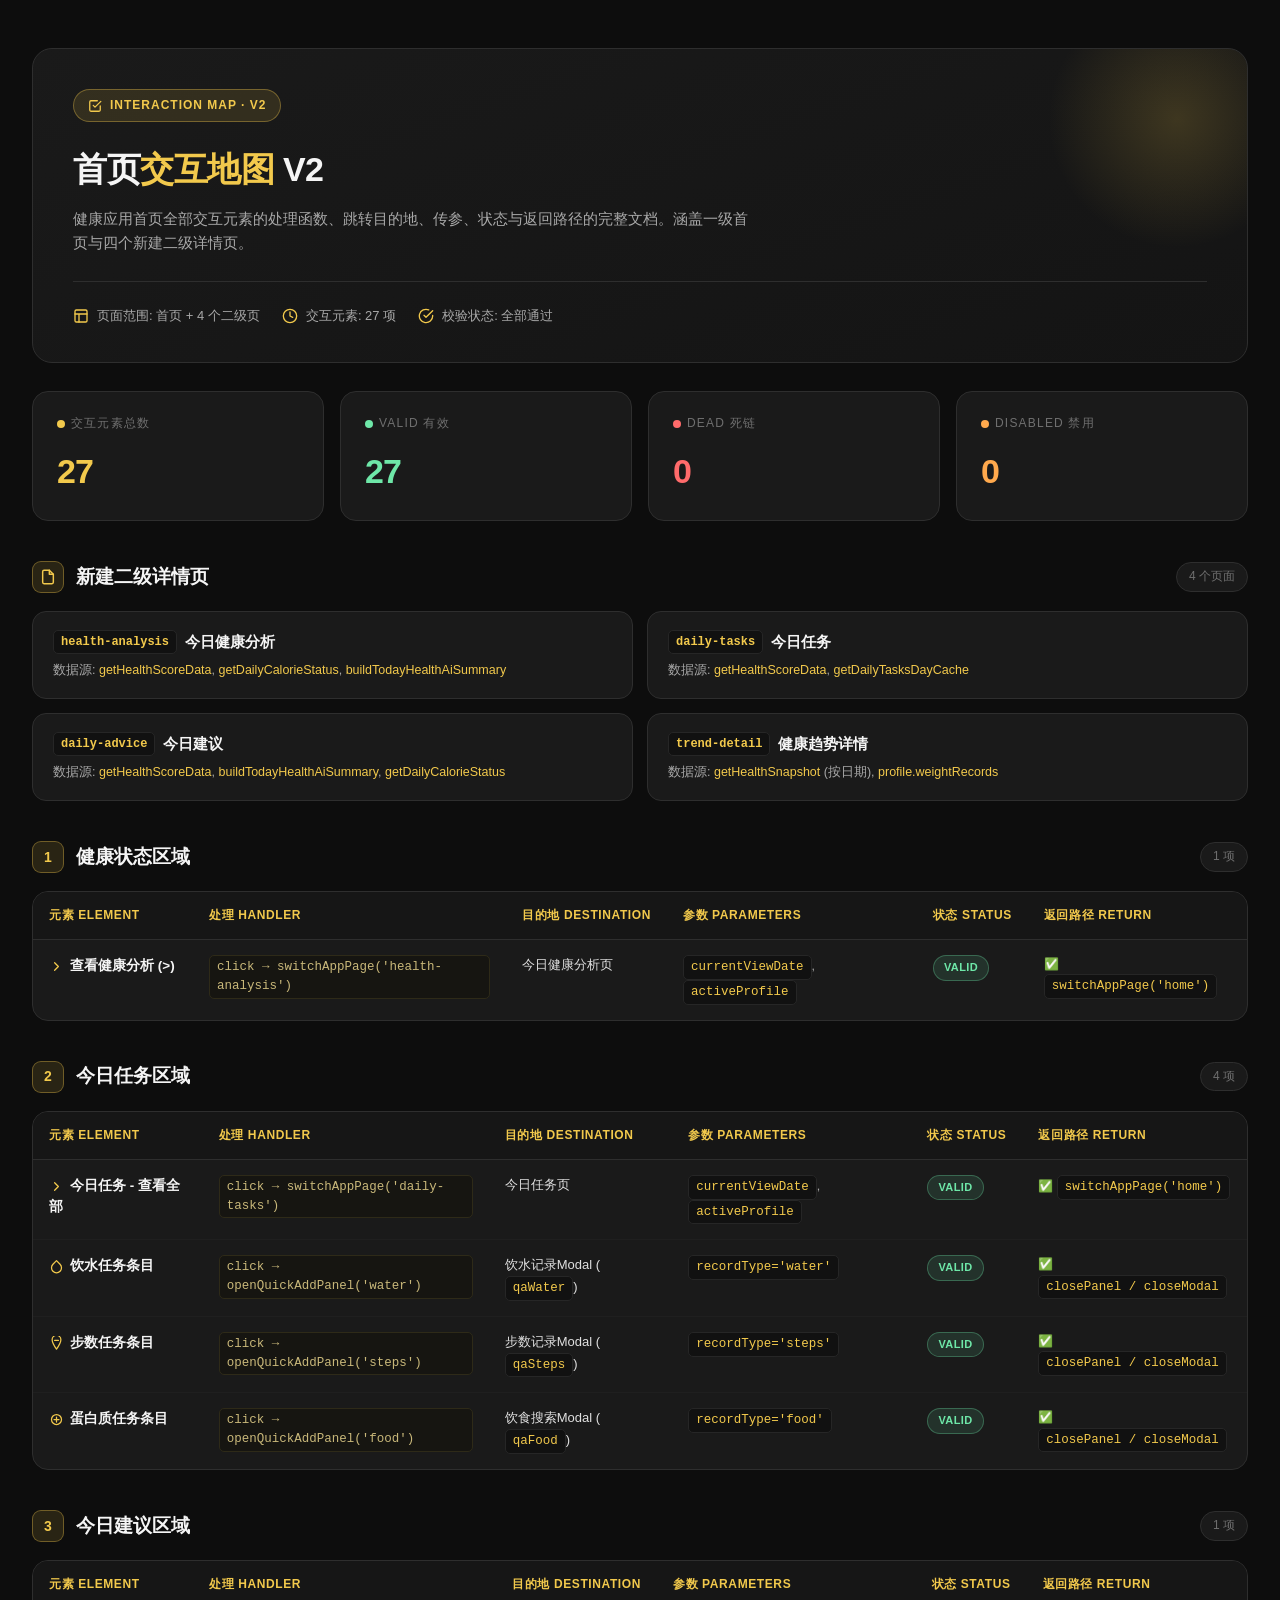
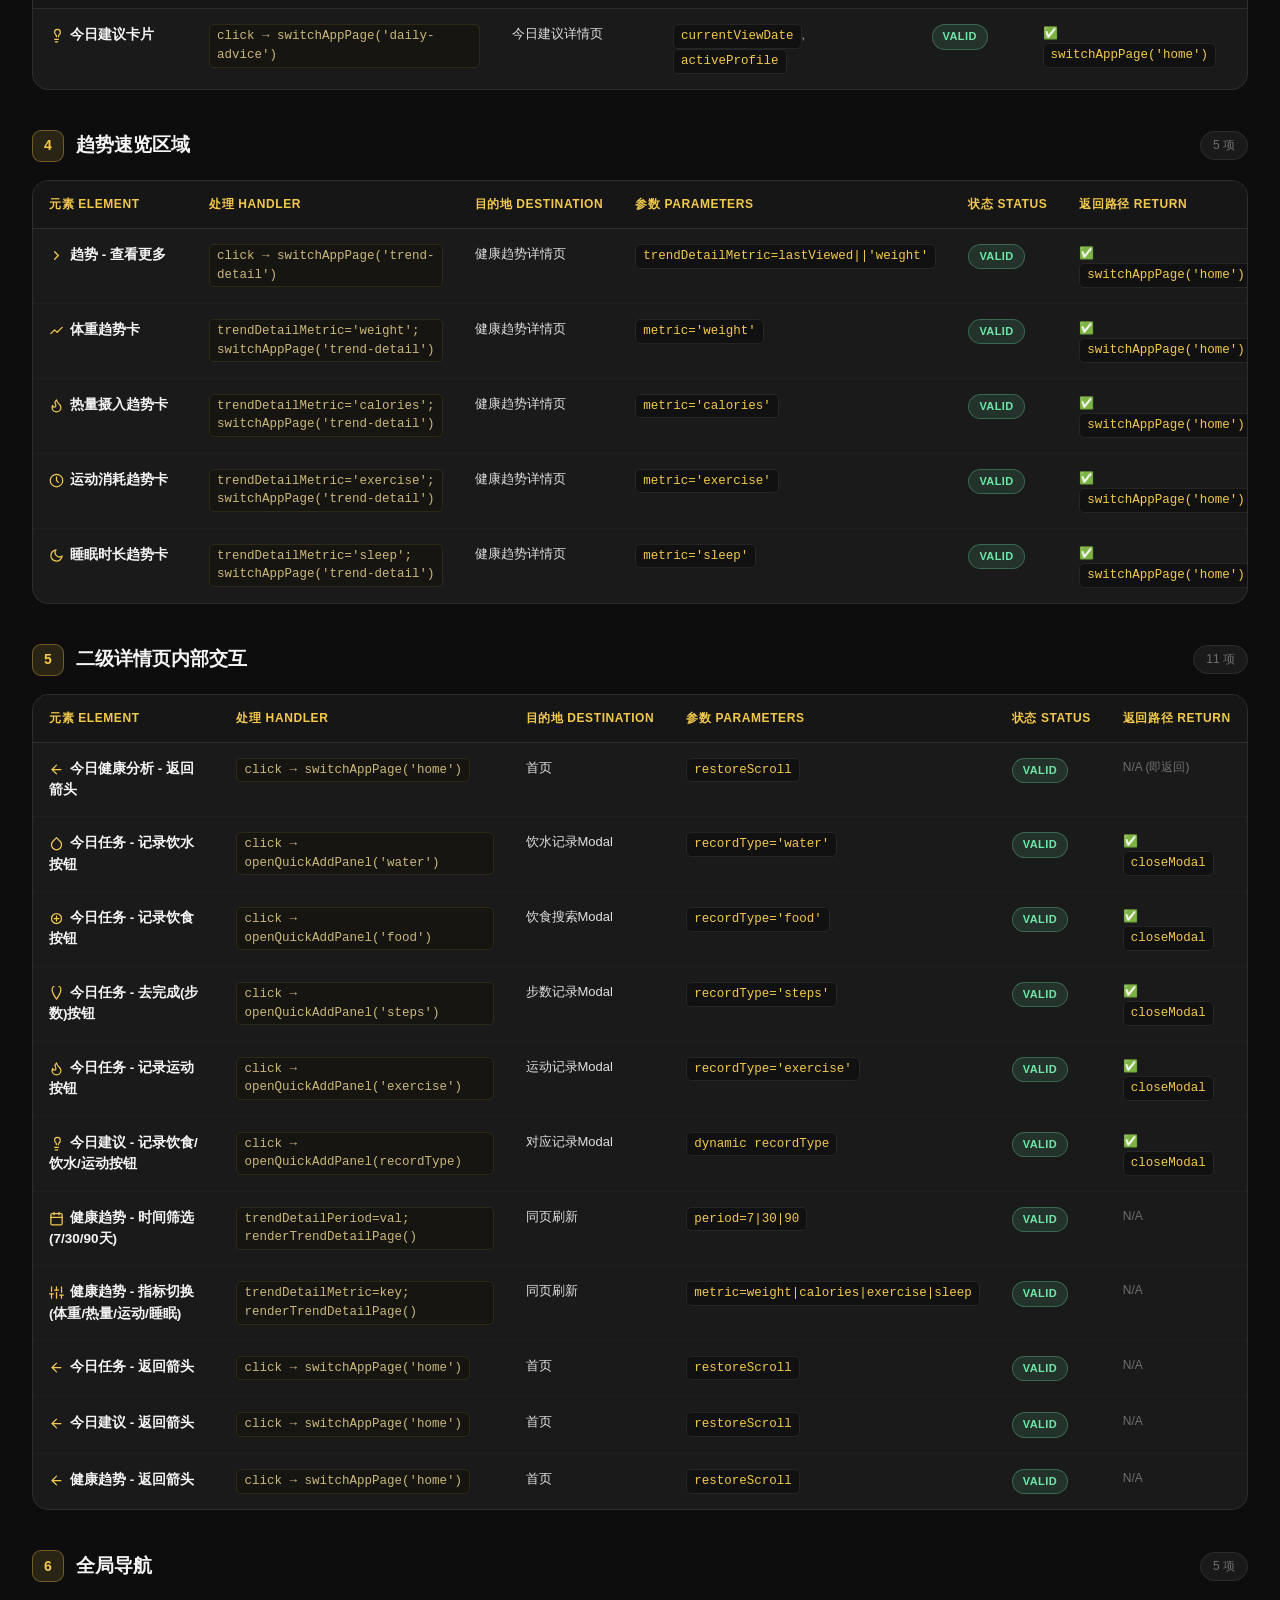
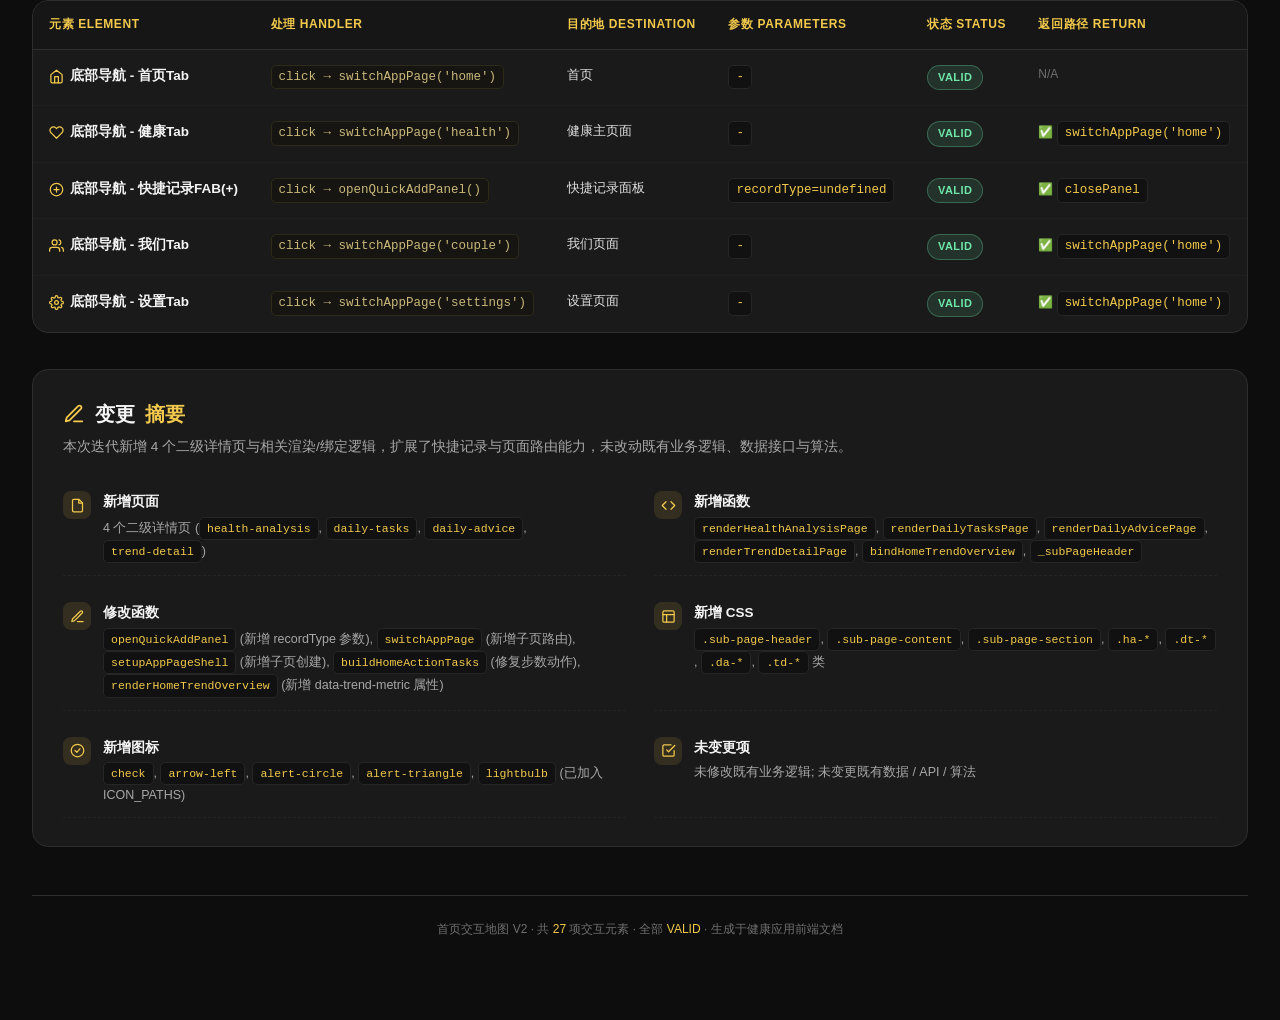
<file: interaction-map-v2.html>
<!DOCTYPE html>
<html lang="zh-CN">
<head>
<meta charset="UTF-8">
<meta name="viewport" content="width=device-width, initial-scale=1.0">
<title>首页交互地图 V2 — Interaction Map</title>
<style>
  :root {
    --bg: #0d0d0d;
    --card: #1a1a1a;
    --card-2: #222222;
    --border: #2e2e2e;
    --gold: #F2C94C;
    --gold-soft: rgba(242, 201, 76, 0.12);
    --gold-line: rgba(242, 201, 76, 0.35);
    --text: #f5f5f5;
    --text-dim: #a8a8a8;
    --text-mute: #6f6f6f;
    --green: #6ee7a8;
    --red: #ff6b6b;
    --orange: #ffa94d;
  }
  * { box-sizing: border-box; margin: 0; padding: 0; }
  html, body {
    background: var(--bg);
    color: var(--text);
    font-family: "HarmonyOS Sans SC", "PingFang SC", "Microsoft YaHei", sans-serif;
    -webkit-font-smoothing: antialiased;
    line-height: 1.6;
  }
  .wrap {
    max-width: 1280px;
    margin: 0 auto;
    padding: 48px 32px 80px;
  }

  /* Header */
  .hero {
    position: relative;
    background: linear-gradient(160deg, #1a1a1a 0%, #141414 100%);
    border: 1px solid var(--border);
    border-radius: 20px;
    padding: 40px 40px 36px;
    overflow: hidden;
    margin-bottom: 28px;
  }
  .hero::before {
    content: "";
    position: absolute;
    top: -60px; right: -60px;
    width: 260px; height: 260px;
    background: radial-gradient(circle, rgba(242,201,76,0.18) 0%, transparent 70%);
    border-radius: 50%;
    pointer-events: none;
  }
  .hero-bar {
    display: inline-flex;
    align-items: center;
    gap: 8px;
    background: var(--gold-soft);
    border: 1px solid var(--gold-line);
    color: var(--gold);
    font-size: 12px;
    font-weight: 600;
    letter-spacing: 1px;
    padding: 6px 14px;
    border-radius: 999px;
    margin-bottom: 20px;
  }
  .hero h1 {
    font-size: 34px;
    font-weight: 800;
    letter-spacing: -0.5px;
    margin-bottom: 10px;
  }
  .hero h1 .accent { color: var(--gold); }
  .hero p.sub {
    color: var(--text-dim);
    font-size: 15px;
    max-width: 680px;
  }
  .hero-meta {
    display: flex;
    flex-wrap: wrap;
    gap: 22px;
    margin-top: 26px;
    padding-top: 24px;
    border-top: 1px solid var(--border);
  }
  .hero-meta .item { display: flex; align-items: center; gap: 8px; font-size: 13px; color: var(--text-dim); }
  .hero-meta .item svg { width: 16px; height: 16px; color: var(--gold); }

  /* Stats */
  .stats {
    display: grid;
    grid-template-columns: repeat(4, 1fr);
    gap: 16px;
    margin-bottom: 36px;
  }
  .stat {
    background: var(--card);
    border: 1px solid var(--border);
    border-radius: 16px;
    padding: 22px 24px;
    position: relative;
    overflow: hidden;
  }
  .stat .label {
    font-size: 12px;
    color: var(--text-mute);
    text-transform: uppercase;
    letter-spacing: 1.2px;
    margin-bottom: 10px;
    display: flex;
    align-items: center;
    gap: 6px;
  }
  .stat .num {
    font-size: 34px;
    font-weight: 800;
    letter-spacing: -1px;
  }
  .stat.gold .num { color: var(--gold); }
  .stat.green .num { color: var(--green); }
  .stat.red .num { color: var(--red); }
  .stat.orange .num { color: var(--orange); }
  .stat .dot {
    width: 8px; height: 8px; border-radius: 50%; display: inline-block;
  }

  /* Section title */
  .sec-head {
    display: flex;
    align-items: center;
    gap: 12px;
    margin: 40px 0 18px;
  }
  .sec-head .idx {
    width: 32px; height: 32px;
    background: var(--gold-soft);
    border: 1px solid var(--gold-line);
    color: var(--gold);
    border-radius: 9px;
    display: flex; align-items: center; justify-content: center;
    font-weight: 700; font-size: 14px;
  }
  .sec-head h2 {
    font-size: 19px;
    font-weight: 700;
  }
  .sec-head .count {
    margin-left: auto;
    font-size: 12px;
    color: var(--text-mute);
    background: var(--card);
    border: 1px solid var(--border);
    padding: 4px 12px;
    border-radius: 999px;
  }

  /* Table */
  .tbl-wrap {
    background: var(--card);
    border: 1px solid var(--border);
    border-radius: 16px;
    overflow: hidden;
  }
  table {
    width: 100%;
    border-collapse: collapse;
    font-size: 13.5px;
  }
  thead th {
    background: #161616;
    color: var(--gold);
    text-align: left;
    font-weight: 600;
    font-size: 12px;
    letter-spacing: 0.6px;
    text-transform: uppercase;
    padding: 14px 16px;
    border-bottom: 1px solid var(--border);
    white-space: nowrap;
  }
  tbody td {
    padding: 15px 16px;
    border-bottom: 1px solid #1f1f1f;
    vertical-align: top;
    color: var(--text);
  }
  tbody tr:last-child td { border-bottom: none; }
  tbody tr:hover { background: #1d1d1d; }
  td.elem { font-weight: 600; min-width: 160px; }
  td.elem .ic { color: var(--gold); margin-right: 6px; vertical-align: middle; }
  code, .mono {
    font-family: "SF Mono", "JetBrains Mono", Consolas, monospace;
    font-size: 12.5px;
    background: #111;
    color: var(--gold);
    padding: 2px 7px;
    border-radius: 5px;
    border: 1px solid #262626;
    display: inline-block;
    line-height: 1.5;
  }
  td.handler code { color: #c9b87a; background: #161511; border-color: #2e2a18; }
  .badge {
    display: inline-flex;
    align-items: center;
    gap: 5px;
    font-size: 11px;
    font-weight: 700;
    padding: 3px 10px;
    border-radius: 999px;
    letter-spacing: 0.4px;
  }
  .badge.valid { background: rgba(110,231,168,0.12); color: var(--green); border: 1px solid rgba(110,231,168,0.3); }
  .badge.dead { background: rgba(255,107,107,0.12); color: var(--red); border: 1px solid rgba(255,107,107,0.3); }
  .badge.disabled { background: rgba(255,169,77,0.12); color: var(--orange); border: 1px solid rgba(255,169,77,0.3); }
  .ret { font-size: 12px; color: var(--text-dim); }
  .ret .ok { color: var(--green); }
  .ret .na { color: var(--text-mute); }
  .dest { color: #e0e0e0; font-size: 13px; }
  .params { color: var(--text-dim); font-size: 12.5px; }

  /* Pages grid */
  .pages {
    display: grid;
    grid-template-columns: repeat(2, 1fr);
    gap: 14px;
    margin-top: 8px;
  }
  .page-card {
    background: var(--card);
    border: 1px solid var(--border);
    border-radius: 14px;
    padding: 18px 20px;
  }
  .page-card .pname {
    display: flex; align-items: center; gap: 8px;
    font-weight: 700; font-size: 15px; margin-bottom: 6px;
  }
  .page-card .pname code { font-size: 12px; }
  .page-card .pdata {
    color: var(--text-dim); font-size: 12.5px;
  }
  .page-card .pdata span { color: var(--gold); }

  /* Changes */
  .changes {
    background: var(--card);
    border: 1px solid var(--border);
    border-radius: 16px;
    padding: 28px 30px;
    margin-top: 36px;
  }
  .changes h2 {
    font-size: 20px; font-weight: 800; margin-bottom: 6px;
    display: flex; align-items: center; gap: 10px;
  }
  .changes h2 .accent { color: var(--gold); }
  .changes .lead { color: var(--text-dim); font-size: 13.5px; margin-bottom: 22px; }
  .chg-grid {
    display: grid;
    grid-template-columns: 1fr 1fr;
    gap: 14px 28px;
  }
  .chg-item {
    display: flex;
    gap: 12px;
    padding: 12px 0;
    border-bottom: 1px dashed #232323;
  }
  .chg-item .ic {
    flex-shrink: 0;
    width: 28px; height: 28px;
    border-radius: 8px;
    background: var(--gold-soft);
    color: var(--gold);
    display: flex; align-items: center; justify-content: center;
  }
  .chg-item .body { flex: 1; }
  .chg-item .ttl { font-weight: 600; font-size: 13.5px; margin-bottom: 4px; }
  .chg-item .desc { font-size: 12.5px; color: var(--text-dim); }
  .chg-item .desc code { font-size: 11.5px; }

  .footer {
    text-align: center;
    margin-top: 48px;
    color: var(--text-mute);
    font-size: 12px;
    padding-top: 24px;
    border-top: 1px solid var(--border);
  }
  .footer .accent { color: var(--gold); }

  @media (max-width: 880px) {
    .stats { grid-template-columns: repeat(2, 1fr); }
    .pages, .chg-grid { grid-template-columns: 1fr; }
    .wrap { padding: 28px 16px 60px; }
    .hero { padding: 28px 24px; }
    .hero h1 { font-size: 26px; }
    table { font-size: 12.5px; }
    thead th, tbody td { padding: 11px 10px; }
  }
</style>
</head>
<body>
<div class="wrap">

  <!-- HERO -->
  <div class="hero">
    <div class="hero-bar">
      <svg xmlns="http://www.w3.org/2000/svg" width="14" height="14" viewBox="0 0 24 24" fill="none" stroke="currentColor" stroke-width="2.2" stroke-linecap="round" stroke-linejoin="round"><path d="M9 11l3 3L22 4"/><path d="M21 12v7a2 2 0 0 1-2 2H5a2 2 0 0 1-2-2V5a2 2 0 0 1 2-2h11"/></svg>
      INTERACTION MAP · V2
    </div>
    <h1>首页<span class="accent">交互地图</span> V2</h1>
    <p class="sub">健康应用首页全部交互元素的处理函数、跳转目的地、传参、状态与返回路径的完整文档。涵盖一级首页与四个新建二级详情页。</p>
    <div class="hero-meta">
      <div class="item">
        <svg xmlns="http://www.w3.org/2000/svg" viewBox="0 0 24 24" fill="none" stroke="currentColor" stroke-width="2" stroke-linecap="round" stroke-linejoin="round"><rect x="3" y="3" width="18" height="18" rx="2"/><path d="M3 9h18M9 21V9"/></svg>
        页面范围: 首页 + 4 个二级页
      </div>
      <div class="item">
        <svg xmlns="http://www.w3.org/2000/svg" viewBox="0 0 24 24" fill="none" stroke="currentColor" stroke-width="2" stroke-linecap="round" stroke-linejoin="round"><circle cx="12" cy="12" r="10"/><path d="M12 6v6l4 2"/></svg>
        交互元素: 27 项
      </div>
      <div class="item">
        <svg xmlns="http://www.w3.org/2000/svg" viewBox="0 0 24 24" fill="none" stroke="currentColor" stroke-width="2" stroke-linecap="round" stroke-linejoin="round"><path d="M22 11.08V12a10 10 0 1 1-5.93-9.14"/><path d="M22 4L12 14.01l-3-3"/></svg>
        校验状态: 全部通过
      </div>
    </div>
  </div>

  <!-- SUMMARY STATS -->
  <div class="stats">
    <div class="stat gold">
      <div class="label"><span class="dot" style="background:var(--gold)"></span>交互元素总数</div>
      <div class="num">27</div>
    </div>
    <div class="stat green">
      <div class="label"><span class="dot" style="background:var(--green)"></span>VALID 有效</div>
      <div class="num">27</div>
    </div>
    <div class="stat red">
      <div class="label"><span class="dot" style="background:var(--red)"></span>DEAD 死链</div>
      <div class="num">0</div>
    </div>
    <div class="stat orange">
      <div class="label"><span class="dot" style="background:var(--orange)"></span>DISABLED 禁用</div>
      <div class="num">0</div>
    </div>
  </div>

  <!-- NEW PAGES -->
  <div class="sec-head">
    <div class="idx"><svg xmlns="http://www.w3.org/2000/svg" width="16" height="16" viewBox="0 0 24 24" fill="none" stroke="currentColor" stroke-width="2.2" stroke-linecap="round" stroke-linejoin="round"><path d="M14 2H6a2 2 0 0 0-2 2v16a2 2 0 0 0 2 2h12a2 2 0 0 0 2-2V8z"/><path d="M14 2v6h6"/></svg></div>
    <h2>新建二级详情页</h2>
    <div class="count">4 个页面</div>
  </div>
  <div class="pages">
    <div class="page-card">
      <div class="pname"><code>health-analysis</code> 今日健康分析</div>
      <div class="pdata">数据源: <span>getHealthScoreData</span>, <span>getDailyCalorieStatus</span>, <span>buildTodayHealthAiSummary</span></div>
    </div>
    <div class="page-card">
      <div class="pname"><code>daily-tasks</code> 今日任务</div>
      <div class="pdata">数据源: <span>getHealthScoreData</span>, <span>getDailyTasksDayCache</span></div>
    </div>
    <div class="page-card">
      <div class="pname"><code>daily-advice</code> 今日建议</div>
      <div class="pdata">数据源: <span>getHealthScoreData</span>, <span>buildTodayHealthAiSummary</span>, <span>getDailyCalorieStatus</span></div>
    </div>
    <div class="page-card">
      <div class="pname"><code>trend-detail</code> 健康趋势详情</div>
      <div class="pdata">数据源: <span>getHealthSnapshot</span> (按日期), <span>profile.weightRecords</span></div>
    </div>
  </div>

  <!-- SECTION 1 -->
  <div class="sec-head">
    <div class="idx">1</div>
    <h2>健康状态区域</h2>
    <div class="count">1 项</div>
  </div>
  <div class="tbl-wrap">
    <table>
      <thead>
        <tr>
          <th>元素 Element</th>
          <th>处理 Handler</th>
          <th>目的地 Destination</th>
          <th>参数 Parameters</th>
          <th>状态 Status</th>
          <th>返回路径 Return</th>
        </tr>
      </thead>
      <tbody>
        <tr>
          <td class="elem"><svg class="ic" xmlns="http://www.w3.org/2000/svg" width="15" height="15" viewBox="0 0 24 24" fill="none" stroke="currentColor" stroke-width="2" stroke-linecap="round" stroke-linejoin="round"><polyline points="9 18 15 12 9 6"/></svg>查看健康分析 (>)</td>
          <td class="handler"><code>click → switchAppPage('health-analysis')</code></td>
          <td class="dest">今日健康分析页</td>
          <td class="params"><code>currentViewDate</code>, <code>activeProfile</code></td>
          <td><span class="badge valid">VALID</span></td>
          <td class="ret"><span class="ok">✅</span> <code>switchAppPage('home')</code></td>
        </tr>
      </tbody>
    </table>
  </div>

  <!-- SECTION 2 -->
  <div class="sec-head">
    <div class="idx">2</div>
    <h2>今日任务区域</h2>
    <div class="count">4 项</div>
  </div>
  <div class="tbl-wrap">
    <table>
      <thead>
        <tr>
          <th>元素 Element</th>
          <th>处理 Handler</th>
          <th>目的地 Destination</th>
          <th>参数 Parameters</th>
          <th>状态 Status</th>
          <th>返回路径 Return</th>
        </tr>
      </thead>
      <tbody>
        <tr>
          <td class="elem"><svg class="ic" xmlns="http://www.w3.org/2000/svg" width="15" height="15" viewBox="0 0 24 24" fill="none" stroke="currentColor" stroke-width="2" stroke-linecap="round" stroke-linejoin="round"><polyline points="9 18 15 12 9 6"/></svg>今日任务 - 查看全部</td>
          <td class="handler"><code>click → switchAppPage('daily-tasks')</code></td>
          <td class="dest">今日任务页</td>
          <td class="params"><code>currentViewDate</code>, <code>activeProfile</code></td>
          <td><span class="badge valid">VALID</span></td>
          <td class="ret"><span class="ok">✅</span> <code>switchAppPage('home')</code></td>
        </tr>
        <tr>
          <td class="elem"><svg class="ic" xmlns="http://www.w3.org/2000/svg" width="15" height="15" viewBox="0 0 24 24" fill="none" stroke="currentColor" stroke-width="2" stroke-linecap="round" stroke-linejoin="round"><path d="M12 2.69l5.66 5.66a8 8 0 1 1-11.31 0z"/></svg>饮水任务条目</td>
          <td class="handler"><code>click → openQuickAddPanel('water')</code></td>
          <td class="dest">饮水记录Modal (<code>qaWater</code>)</td>
          <td class="params"><code>recordType='water'</code></td>
          <td><span class="badge valid">VALID</span></td>
          <td class="ret"><span class="ok">✅</span> <code>closePanel / closeModal</code></td>
        </tr>
        <tr>
          <td class="elem"><svg class="ic" xmlns="http://www.w3.org/2000/svg" width="15" height="15" viewBox="0 0 24 24" fill="none" stroke="currentColor" stroke-width="2" stroke-linecap="round" stroke-linejoin="round"><path d="M19 5.9C19 10.9 12 21 12 21S5 10.9 5 5.9A7 7 0 0 1 19 5.9z"/><path d="M9 7h6"/></svg>步数任务条目</td>
          <td class="handler"><code>click → openQuickAddPanel('steps')</code></td>
          <td class="dest">步数记录Modal (<code>qaSteps</code>)</td>
          <td class="params"><code>recordType='steps'</code></td>
          <td><span class="badge valid">VALID</span></td>
          <td class="ret"><span class="ok">✅</span> <code>closePanel / closeModal</code></td>
        </tr>
        <tr>
          <td class="elem"><svg class="ic" xmlns="http://www.w3.org/2000/svg" width="15" height="15" viewBox="0 0 24 24" fill="none" stroke="currentColor" stroke-width="2" stroke-linecap="round" stroke-linejoin="round"><circle cx="12" cy="12" r="8"/><path d="M12 8v8M8 12h8"/></svg>蛋白质任务条目</td>
          <td class="handler"><code>click → openQuickAddPanel('food')</code></td>
          <td class="dest">饮食搜索Modal (<code>qaFood</code>)</td>
          <td class="params"><code>recordType='food'</code></td>
          <td><span class="badge valid">VALID</span></td>
          <td class="ret"><span class="ok">✅</span> <code>closePanel / closeModal</code></td>
        </tr>
      </tbody>
    </table>
  </div>

  <!-- SECTION 3 -->
  <div class="sec-head">
    <div class="idx">3</div>
    <h2>今日建议区域</h2>
    <div class="count">1 项</div>
  </div>
  <div class="tbl-wrap">
    <table>
      <thead>
        <tr>
          <th>元素 Element</th>
          <th>处理 Handler</th>
          <th>目的地 Destination</th>
          <th>参数 Parameters</th>
          <th>状态 Status</th>
          <th>返回路径 Return</th>
        </tr>
      </thead>
      <tbody>
        <tr>
          <td class="elem"><svg class="ic" xmlns="http://www.w3.org/2000/svg" width="15" height="15" viewBox="0 0 24 24" fill="none" stroke="currentColor" stroke-width="2" stroke-linecap="round" stroke-linejoin="round"><path d="M9 18h6"/><path d="M10 22h4"/><path d="M15.09 14c.18-.96.31-1.74.64-2.31.36-.62.84-1.14 1.34-1.69A4.5 4.5 0 0 0 18 6.5a4.5 4.5 0 0 0-9 0c0 1.5.5 2.5 1.06 3.31.5.55.98 1.07 1.34 1.69.33.57.46 1.35.64 2.31"/></svg>今日建议卡片</td>
          <td class="handler"><code>click → switchAppPage('daily-advice')</code></td>
          <td class="dest">今日建议详情页</td>
          <td class="params"><code>currentViewDate</code>, <code>activeProfile</code></td>
          <td><span class="badge valid">VALID</span></td>
          <td class="ret"><span class="ok">✅</span> <code>switchAppPage('home')</code></td>
        </tr>
      </tbody>
    </table>
  </div>

  <!-- SECTION 4 -->
  <div class="sec-head">
    <div class="idx">4</div>
    <h2>趋势速览区域</h2>
    <div class="count">5 项</div>
  </div>
  <div class="tbl-wrap">
    <table>
      <thead>
        <tr>
          <th>元素 Element</th>
          <th>处理 Handler</th>
          <th>目的地 Destination</th>
          <th>参数 Parameters</th>
          <th>状态 Status</th>
          <th>返回路径 Return</th>
        </tr>
      </thead>
      <tbody>
        <tr>
          <td class="elem"><svg class="ic" xmlns="http://www.w3.org/2000/svg" width="15" height="15" viewBox="0 0 24 24" fill="none" stroke="currentColor" stroke-width="2" stroke-linecap="round" stroke-linejoin="round"><polyline points="9 18 15 12 9 6"/></svg>趋势 - 查看更多</td>
          <td class="handler"><code>click → switchAppPage('trend-detail')</code></td>
          <td class="dest">健康趋势详情页</td>
          <td class="params"><code>trendDetailMetric=lastViewed||'weight'</code></td>
          <td><span class="badge valid">VALID</span></td>
          <td class="ret"><span class="ok">✅</span> <code>switchAppPage('home')</code></td>
        </tr>
        <tr>
          <td class="elem"><svg class="ic" xmlns="http://www.w3.org/2000/svg" width="15" height="15" viewBox="0 0 24 24" fill="none" stroke="currentColor" stroke-width="2" stroke-linecap="round" stroke-linejoin="round"><path d="M3 17l6-6 4 4 8-8"/></svg>体重趋势卡</td>
          <td class="handler"><code>trendDetailMetric='weight'; switchAppPage('trend-detail')</code></td>
          <td class="dest">健康趋势详情页</td>
          <td class="params"><code>metric='weight'</code></td>
          <td><span class="badge valid">VALID</span></td>
          <td class="ret"><span class="ok">✅</span> <code>switchAppPage('home')</code></td>
        </tr>
        <tr>
          <td class="elem"><svg class="ic" xmlns="http://www.w3.org/2000/svg" width="15" height="15" viewBox="0 0 24 24" fill="none" stroke="currentColor" stroke-width="2" stroke-linecap="round" stroke-linejoin="round"><path d="M8.5 14.5A2.5 2.5 0 0 0 11 12c0-1.38-.5-2-1-3-1.072-2.143-.224-4.054 2-6 .5 2.5 2 4.9 4 6.5 2 1.6 3 3.5 3 5.5a7 7 0 1 1-14 0c0-1.153.433-2.294 1-3a2.5 2.5 0 0 0 2.5 2.5z"/></svg>热量摄入趋势卡</td>
          <td class="handler"><code>trendDetailMetric='calories'; switchAppPage('trend-detail')</code></td>
          <td class="dest">健康趋势详情页</td>
          <td class="params"><code>metric='calories'</code></td>
          <td><span class="badge valid">VALID</span></td>
          <td class="ret"><span class="ok">✅</span> <code>switchAppPage('home')</code></td>
        </tr>
        <tr>
          <td class="elem"><svg class="ic" xmlns="http://www.w3.org/2000/svg" width="15" height="15" viewBox="0 0 24 24" fill="none" stroke="currentColor" stroke-width="2" stroke-linecap="round" stroke-linejoin="round"><circle cx="12" cy="12" r="10"/><path d="M12 6v6l3 3"/></svg>运动消耗趋势卡</td>
          <td class="handler"><code>trendDetailMetric='exercise'; switchAppPage('trend-detail')</code></td>
          <td class="dest">健康趋势详情页</td>
          <td class="params"><code>metric='exercise'</code></td>
          <td><span class="badge valid">VALID</span></td>
          <td class="ret"><span class="ok">✅</span> <code>switchAppPage('home')</code></td>
        </tr>
        <tr>
          <td class="elem"><svg class="ic" xmlns="http://www.w3.org/2000/svg" width="15" height="15" viewBox="0 0 24 24" fill="none" stroke="currentColor" stroke-width="2" stroke-linecap="round" stroke-linejoin="round"><path d="M21 12.79A9 9 0 1 1 11.21 3 7 7 0 0 0 21 12.79z"/></svg>睡眠时长趋势卡</td>
          <td class="handler"><code>trendDetailMetric='sleep'; switchAppPage('trend-detail')</code></td>
          <td class="dest">健康趋势详情页</td>
          <td class="params"><code>metric='sleep'</code></td>
          <td><span class="badge valid">VALID</span></td>
          <td class="ret"><span class="ok">✅</span> <code>switchAppPage('home')</code></td>
        </tr>
      </tbody>
    </table>
  </div>

  <!-- SECTION 5 -->
  <div class="sec-head">
    <div class="idx">5</div>
    <h2>二级详情页内部交互</h2>
    <div class="count">11 项</div>
  </div>
  <div class="tbl-wrap">
    <table>
      <thead>
        <tr>
          <th>元素 Element</th>
          <th>处理 Handler</th>
          <th>目的地 Destination</th>
          <th>参数 Parameters</th>
          <th>状态 Status</th>
          <th>返回路径 Return</th>
        </tr>
      </thead>
      <tbody>
        <tr>
          <td class="elem"><svg class="ic" xmlns="http://www.w3.org/2000/svg" width="15" height="15" viewBox="0 0 24 24" fill="none" stroke="currentColor" stroke-width="2" stroke-linecap="round" stroke-linejoin="round"><line x1="19" y1="12" x2="5" y2="12"/><polyline points="12 19 5 12 12 5"/></svg>今日健康分析 - 返回箭头</td>
          <td class="handler"><code>click → switchAppPage('home')</code></td>
          <td class="dest">首页</td>
          <td class="params"><code>restoreScroll</code></td>
          <td><span class="badge valid">VALID</span></td>
          <td class="ret"><span class="na">N/A (即返回)</span></td>
        </tr>
        <tr>
          <td class="elem"><svg class="ic" xmlns="http://www.w3.org/2000/svg" width="15" height="15" viewBox="0 0 24 24" fill="none" stroke="currentColor" stroke-width="2" stroke-linecap="round" stroke-linejoin="round"><path d="M12 2.69l5.66 5.66a8 8 0 1 1-11.31 0z"/></svg>今日任务 - 记录饮水按钮</td>
          <td class="handler"><code>click → openQuickAddPanel('water')</code></td>
          <td class="dest">饮水记录Modal</td>
          <td class="params"><code>recordType='water'</code></td>
          <td><span class="badge valid">VALID</span></td>
          <td class="ret"><span class="ok">✅</span> <code>closeModal</code></td>
        </tr>
        <tr>
          <td class="elem"><svg class="ic" xmlns="http://www.w3.org/2000/svg" width="15" height="15" viewBox="0 0 24 24" fill="none" stroke="currentColor" stroke-width="2" stroke-linecap="round" stroke-linejoin="round"><circle cx="12" cy="12" r="8"/><path d="M12 8v8M8 12h8"/></svg>今日任务 - 记录饮食按钮</td>
          <td class="handler"><code>click → openQuickAddPanel('food')</code></td>
          <td class="dest">饮食搜索Modal</td>
          <td class="params"><code>recordType='food'</code></td>
          <td><span class="badge valid">VALID</span></td>
          <td class="ret"><span class="ok">✅</span> <code>closeModal</code></td>
        </tr>
        <tr>
          <td class="elem"><svg class="ic" xmlns="http://www.w3.org/2000/svg" width="15" height="15" viewBox="0 0 24 24" fill="none" stroke="currentColor" stroke-width="2" stroke-linecap="round" stroke-linejoin="round"><path d="M19 5.9C19 10.9 12 21 12 21S5 10.9 5 5.9A7 7 0 0 1 19 5.9z"/></svg>今日任务 - 去完成(步数)按钮</td>
          <td class="handler"><code>click → openQuickAddPanel('steps')</code></td>
          <td class="dest">步数记录Modal</td>
          <td class="params"><code>recordType='steps'</code></td>
          <td><span class="badge valid">VALID</span></td>
          <td class="ret"><span class="ok">✅</span> <code>closeModal</code></td>
        </tr>
        <tr>
          <td class="elem"><svg class="ic" xmlns="http://www.w3.org/2000/svg" width="15" height="15" viewBox="0 0 24 24" fill="none" stroke="currentColor" stroke-width="2" stroke-linecap="round" stroke-linejoin="round"><path d="M8.5 14.5A2.5 2.5 0 0 0 11 12c0-1.38-.5-2-1-3-1.072-2.143-.224-4.054 2-6 .5 2.5 2 4.9 4 6.5 2 1.6 3 3.5 3 5.5a7 7 0 1 1-14 0c0-1.153.433-2.294 1-3a2.5 2.5 0 0 0 2.5 2.5z"/></svg>今日任务 - 记录运动按钮</td>
          <td class="handler"><code>click → openQuickAddPanel('exercise')</code></td>
          <td class="dest">运动记录Modal</td>
          <td class="params"><code>recordType='exercise'</code></td>
          <td><span class="badge valid">VALID</span></td>
          <td class="ret"><span class="ok">✅</span> <code>closeModal</code></td>
        </tr>
        <tr>
          <td class="elem"><svg class="ic" xmlns="http://www.w3.org/2000/svg" width="15" height="15" viewBox="0 0 24 24" fill="none" stroke="currentColor" stroke-width="2" stroke-linecap="round" stroke-linejoin="round"><path d="M9 18h6M10 22h4M15.09 14c.18-.96.31-1.74.64-2.31.36-.62.84-1.14 1.34-1.69A4.5 4.5 0 0 0 18 6.5a4.5 4.5 0 0 0-9 0c0 1.5.5 2.5 1.06 3.31.5.55.98 1.07 1.34 1.69.33.57.46 1.35.64 2.31"/></svg>今日建议 - 记录饮食/饮水/运动按钮</td>
          <td class="handler"><code>click → openQuickAddPanel(recordType)</code></td>
          <td class="dest">对应记录Modal</td>
          <td class="params"><code>dynamic recordType</code></td>
          <td><span class="badge valid">VALID</span></td>
          <td class="ret"><span class="ok">✅</span> <code>closeModal</code></td>
        </tr>
        <tr>
          <td class="elem"><svg class="ic" xmlns="http://www.w3.org/2000/svg" width="15" height="15" viewBox="0 0 24 24" fill="none" stroke="currentColor" stroke-width="2" stroke-linecap="round" stroke-linejoin="round"><rect x="3" y="4" width="18" height="18" rx="2"/><path d="M16 2v4M8 2v4M3 10h18"/></svg>健康趋势 - 时间筛选(7/30/90天)</td>
          <td class="handler"><code>trendDetailPeriod=val; renderTrendDetailPage()</code></td>
          <td class="dest">同页刷新</td>
          <td class="params"><code>period=7|30|90</code></td>
          <td><span class="badge valid">VALID</span></td>
          <td class="ret"><span class="na">N/A</span></td>
        </tr>
        <tr>
          <td class="elem"><svg class="ic" xmlns="http://www.w3.org/2000/svg" width="15" height="15" viewBox="0 0 24 24" fill="none" stroke="currentColor" stroke-width="2" stroke-linecap="round" stroke-linejoin="round"><line x1="4" y1="21" x2="4" y2="14"/><line x1="4" y1="10" x2="4" y2="3"/><line x1="12" y1="21" x2="12" y2="12"/><line x1="12" y1="8" x2="12" y2="3"/><line x1="20" y1="21" x2="20" y2="16"/><line x1="20" y1="12" x2="20" y2="3"/><line x1="1" y1="14" x2="7" y2="14"/><line x1="9" y1="8" x2="15" y2="8"/><line x1="17" y1="16" x2="23" y2="16"/></svg>健康趋势 - 指标切换(体重/热量/运动/睡眠)</td>
          <td class="handler"><code>trendDetailMetric=key; renderTrendDetailPage()</code></td>
          <td class="dest">同页刷新</td>
          <td class="params"><code>metric=weight|calories|exercise|sleep</code></td>
          <td><span class="badge valid">VALID</span></td>
          <td class="ret"><span class="na">N/A</span></td>
        </tr>
        <tr>
          <td class="elem"><svg class="ic" xmlns="http://www.w3.org/2000/svg" width="15" height="15" viewBox="0 0 24 24" fill="none" stroke="currentColor" stroke-width="2" stroke-linecap="round" stroke-linejoin="round"><line x1="19" y1="12" x2="5" y2="12"/><polyline points="12 19 5 12 12 5"/></svg>今日任务 - 返回箭头</td>
          <td class="handler"><code>click → switchAppPage('home')</code></td>
          <td class="dest">首页</td>
          <td class="params"><code>restoreScroll</code></td>
          <td><span class="badge valid">VALID</span></td>
          <td class="ret"><span class="na">N/A</span></td>
        </tr>
        <tr>
          <td class="elem"><svg class="ic" xmlns="http://www.w3.org/2000/svg" width="15" height="15" viewBox="0 0 24 24" fill="none" stroke="currentColor" stroke-width="2" stroke-linecap="round" stroke-linejoin="round"><line x1="19" y1="12" x2="5" y2="12"/><polyline points="12 19 5 12 12 5"/></svg>今日建议 - 返回箭头</td>
          <td class="handler"><code>click → switchAppPage('home')</code></td>
          <td class="dest">首页</td>
          <td class="params"><code>restoreScroll</code></td>
          <td><span class="badge valid">VALID</span></td>
          <td class="ret"><span class="na">N/A</span></td>
        </tr>
        <tr>
          <td class="elem"><svg class="ic" xmlns="http://www.w3.org/2000/svg" width="15" height="15" viewBox="0 0 24 24" fill="none" stroke="currentColor" stroke-width="2" stroke-linecap="round" stroke-linejoin="round"><line x1="19" y1="12" x2="5" y2="12"/><polyline points="12 19 5 12 12 5"/></svg>健康趋势 - 返回箭头</td>
          <td class="handler"><code>click → switchAppPage('home')</code></td>
          <td class="dest">首页</td>
          <td class="params"><code>restoreScroll</code></td>
          <td><span class="badge valid">VALID</span></td>
          <td class="ret"><span class="na">N/A</span></td>
        </tr>
      </tbody>
    </table>
  </div>

  <!-- SECTION 6 -->
  <div class="sec-head">
    <div class="idx">6</div>
    <h2>全局导航</h2>
    <div class="count">5 项</div>
  </div>
  <div class="tbl-wrap">
    <table>
      <thead>
        <tr>
          <th>元素 Element</th>
          <th>处理 Handler</th>
          <th>目的地 Destination</th>
          <th>参数 Parameters</th>
          <th>状态 Status</th>
          <th>返回路径 Return</th>
        </tr>
      </thead>
      <tbody>
        <tr>
          <td class="elem"><svg class="ic" xmlns="http://www.w3.org/2000/svg" width="15" height="15" viewBox="0 0 24 24" fill="none" stroke="currentColor" stroke-width="2" stroke-linecap="round" stroke-linejoin="round"><path d="M3 9l9-7 9 7v11a2 2 0 0 1-2 2H5a2 2 0 0 1-2-2z"/><path d="M9 22V12h6v10"/></svg>底部导航 - 首页Tab</td>
          <td class="handler"><code>click → switchAppPage('home')</code></td>
          <td class="dest">首页</td>
          <td class="params"><span class="mono">-</span></td>
          <td><span class="badge valid">VALID</span></td>
          <td class="ret"><span class="na">N/A</span></td>
        </tr>
        <tr>
          <td class="elem"><svg class="ic" xmlns="http://www.w3.org/2000/svg" width="15" height="15" viewBox="0 0 24 24" fill="none" stroke="currentColor" stroke-width="2" stroke-linecap="round" stroke-linejoin="round"><path d="M20.84 4.61a5.5 5.5 0 0 0-7.78 0L12 5.67l-1.06-1.06a5.5 5.5 0 0 0-7.78 7.78l1.06 1.06L12 21.23l7.78-7.78 1.06-1.06a5.5 5.5 0 0 0 0-7.78z"/></svg>底部导航 - 健康Tab</td>
          <td class="handler"><code>click → switchAppPage('health')</code></td>
          <td class="dest">健康主页面</td>
          <td class="params"><span class="mono">-</span></td>
          <td><span class="badge valid">VALID</span></td>
          <td class="ret"><span class="ok">✅</span> <code>switchAppPage('home')</code></td>
        </tr>
        <tr>
          <td class="elem"><svg class="ic" xmlns="http://www.w3.org/2000/svg" width="15" height="15" viewBox="0 0 24 24" fill="none" stroke="currentColor" stroke-width="2" stroke-linecap="round" stroke-linejoin="round"><circle cx="12" cy="12" r="10"/><line x1="12" y1="8" x2="12" y2="16"/><line x1="8" y1="12" x2="16" y2="12"/></svg>底部导航 - 快捷记录FAB(+)</td>
          <td class="handler"><code>click → openQuickAddPanel()</code></td>
          <td class="dest">快捷记录面板</td>
          <td class="params"><code>recordType=undefined</code></td>
          <td><span class="badge valid">VALID</span></td>
          <td class="ret"><span class="ok">✅</span> <code>closePanel</code></td>
        </tr>
        <tr>
          <td class="elem"><svg class="ic" xmlns="http://www.w3.org/2000/svg" width="15" height="15" viewBox="0 0 24 24" fill="none" stroke="currentColor" stroke-width="2" stroke-linecap="round" stroke-linejoin="round"><path d="M17 21v-2a4 4 0 0 0-4-4H5a4 4 0 0 0-4 4v2"/><circle cx="9" cy="7" r="4"/><path d="M23 21v-2a4 4 0 0 0-3-3.87"/><path d="M16 3.13a4 4 0 0 1 0 7.75"/></svg>底部导航 - 我们Tab</td>
          <td class="handler"><code>click → switchAppPage('couple')</code></td>
          <td class="dest">我们页面</td>
          <td class="params"><span class="mono">-</span></td>
          <td><span class="badge valid">VALID</span></td>
          <td class="ret"><span class="ok">✅</span> <code>switchAppPage('home')</code></td>
        </tr>
        <tr>
          <td class="elem"><svg class="ic" xmlns="http://www.w3.org/2000/svg" width="15" height="15" viewBox="0 0 24 24" fill="none" stroke="currentColor" stroke-width="2" stroke-linecap="round" stroke-linejoin="round"><circle cx="12" cy="12" r="3"/><path d="M19.4 15a1.65 1.65 0 0 0 .33 1.82l.06.06a2 2 0 0 1 0 2.83 2 2 0 0 1-2.83 0l-.06-.06a1.65 1.65 0 0 0-1.82-.33 1.65 1.65 0 0 0-1 1.51V21a2 2 0 0 1-2 2 2 2 0 0 1-2-2v-.09A1.65 1.65 0 0 0 9 19.4a1.65 1.65 0 0 0-1.82.33l-.06.06a2 2 0 0 1-2.83 0 2 2 0 0 1 0-2.83l.06-.06a1.65 1.65 0 0 0 .33-1.82 1.65 1.65 0 0 0-1.51-1H3a2 2 0 0 1-2-2 2 2 0 0 1 2-2h.09A1.65 1.65 0 0 0 4.6 9a1.65 1.65 0 0 0-.33-1.82l-.06-.06a2 2 0 0 1 0-2.83 2 2 0 0 1 2.83 0l.06.06a1.65 1.65 0 0 0 1.82.33H9a1.65 1.65 0 0 0 1-1.51V3a2 2 0 0 1 2-2 2 2 0 0 1 2 2v.09a1.65 1.65 0 0 0 1 1.51 1.65 1.65 0 0 0 1.82-.33l.06-.06a2 2 0 0 1 2.83 0 2 2 0 0 1 0 2.83l-.06.06a1.65 1.65 0 0 0-.33 1.82V9a1.65 1.65 0 0 0 1.51 1H21a2 2 0 0 1 2 2 2 2 0 0 1-2 2h-.09a1.65 1.65 0 0 0-1.51 1z"/></svg>底部导航 - 设置Tab</td>
          <td class="handler"><code>click → switchAppPage('settings')</code></td>
          <td class="dest">设置页面</td>
          <td class="params"><span class="mono">-</span></td>
          <td><span class="badge valid">VALID</span></td>
          <td class="ret"><span class="ok">✅</span> <code>switchAppPage('home')</code></td>
        </tr>
      </tbody>
    </table>
  </div>

  <!-- CHANGES SUMMARY -->
  <div class="changes">
    <h2><svg xmlns="http://www.w3.org/2000/svg" width="22" height="22" viewBox="0 0 24 24" fill="none" stroke="var(--gold)" stroke-width="2" stroke-linecap="round" stroke-linejoin="round"><path d="M12 20h9"/><path d="M16.5 3.5a2.121 2.121 0 0 1 3 3L7 19l-4 1 1-4L16.5 3.5z"/></svg>变更<span class="accent">摘要</span></h2>
    <p class="lead">本次迭代新增 4 个二级详情页与相关渲染/绑定逻辑，扩展了快捷记录与页面路由能力，未改动既有业务逻辑、数据接口与算法。</p>

    <div class="chg-grid">
      <div class="chg-item">
        <div class="ic"><svg xmlns="http://www.w3.org/2000/svg" width="15" height="15" viewBox="0 0 24 24" fill="none" stroke="currentColor" stroke-width="2" stroke-linecap="round" stroke-linejoin="round"><path d="M14 2H6a2 2 0 0 0-2 2v16a2 2 0 0 0 2 2h12a2 2 0 0 0 2-2V8z"/><path d="M14 2v6h6"/></svg></div>
        <div class="body">
          <div class="ttl">新增页面</div>
          <div class="desc">4 个二级详情页 (<code>health-analysis</code>, <code>daily-tasks</code>, <code>daily-advice</code>, <code>trend-detail</code>)</div>
        </div>
      </div>
      <div class="chg-item">
        <div class="ic"><svg xmlns="http://www.w3.org/2000/svg" width="15" height="15" viewBox="0 0 24 24" fill="none" stroke="currentColor" stroke-width="2" stroke-linecap="round" stroke-linejoin="round"><polyline points="16 18 22 12 16 6"/><polyline points="8 6 2 12 8 18"/></svg></div>
        <div class="body">
          <div class="ttl">新增函数</div>
          <div class="desc"><code>renderHealthAnalysisPage</code>, <code>renderDailyTasksPage</code>, <code>renderDailyAdvicePage</code>, <code>renderTrendDetailPage</code>, <code>bindHomeTrendOverview</code>, <code>_subPageHeader</code></div>
        </div>
      </div>
      <div class="chg-item">
        <div class="ic"><svg xmlns="http://www.w3.org/2000/svg" width="15" height="15" viewBox="0 0 24 24" fill="none" stroke="currentColor" stroke-width="2" stroke-linecap="round" stroke-linejoin="round"><path d="M12 20h9"/><path d="M16.5 3.5a2.121 2.121 0 0 1 3 3L7 19l-4 1 1-4L16.5 3.5z"/></svg></div>
        <div class="body">
          <div class="ttl">修改函数</div>
          <div class="desc"><code>openQuickAddPanel</code> (新增 recordType 参数), <code>switchAppPage</code> (新增子页路由), <code>setupAppPageShell</code> (新增子页创建), <code>buildHomeActionTasks</code> (修复步数动作), <code>renderHomeTrendOverview</code> (新增 data-trend-metric 属性)</div>
        </div>
      </div>
      <div class="chg-item">
        <div class="ic"><svg xmlns="http://www.w3.org/2000/svg" width="15" height="15" viewBox="0 0 24 24" fill="none" stroke="currentColor" stroke-width="2" stroke-linecap="round" stroke-linejoin="round"><rect x="3" y="3" width="18" height="18" rx="2"/><path d="M3 9h18M9 21V9"/></svg></div>
        <div class="body">
          <div class="ttl">新增 CSS</div>
          <div class="desc"><code>.sub-page-header</code>, <code>.sub-page-content</code>, <code>.sub-page-section</code>, <code>.ha-*</code>, <code>.dt-*</code>, <code>.da-*</code>, <code>.td-*</code> 类</div>
        </div>
      </div>
      <div class="chg-item">
        <div class="ic"><svg xmlns="http://www.w3.org/2000/svg" width="15" height="15" viewBox="0 0 24 24" fill="none" stroke="currentColor" stroke-width="2" stroke-linecap="round" stroke-linejoin="round"><circle cx="12" cy="12" r="10"/><path d="M8 12l3 3 5-6"/></svg></div>
        <div class="body">
          <div class="ttl">新增图标</div>
          <div class="desc"><code>check</code>, <code>arrow-left</code>, <code>alert-circle</code>, <code>alert-triangle</code>, <code>lightbulb</code> (已加入 ICON_PATHS)</div>
        </div>
      </div>
      <div class="chg-item">
        <div class="ic"><svg xmlns="http://www.w3.org/2000/svg" width="15" height="15" viewBox="0 0 24 24" fill="none" stroke="currentColor" stroke-width="2" stroke-linecap="round" stroke-linejoin="round"><path d="M9 11l3 3L22 4"/><path d="M21 12v7a2 2 0 0 1-2 2H5a2 2 0 0 1-2-2V5a2 2 0 0 1 2-2h11"/></svg></div>
        <div class="body">
          <div class="ttl">未变更项</div>
          <div class="desc">未修改既有业务逻辑; 未变更既有数据 / API / 算法</div>
        </div>
      </div>
    </div>
  </div>

  <div class="footer">
    首页交互地图 V2 · 共 <span class="accent">27</span> 项交互元素 · 全部 <span class="accent">VALID</span> · 生成于健康应用前端文档
  </div>

</div>
</body>
</html>
</file>
